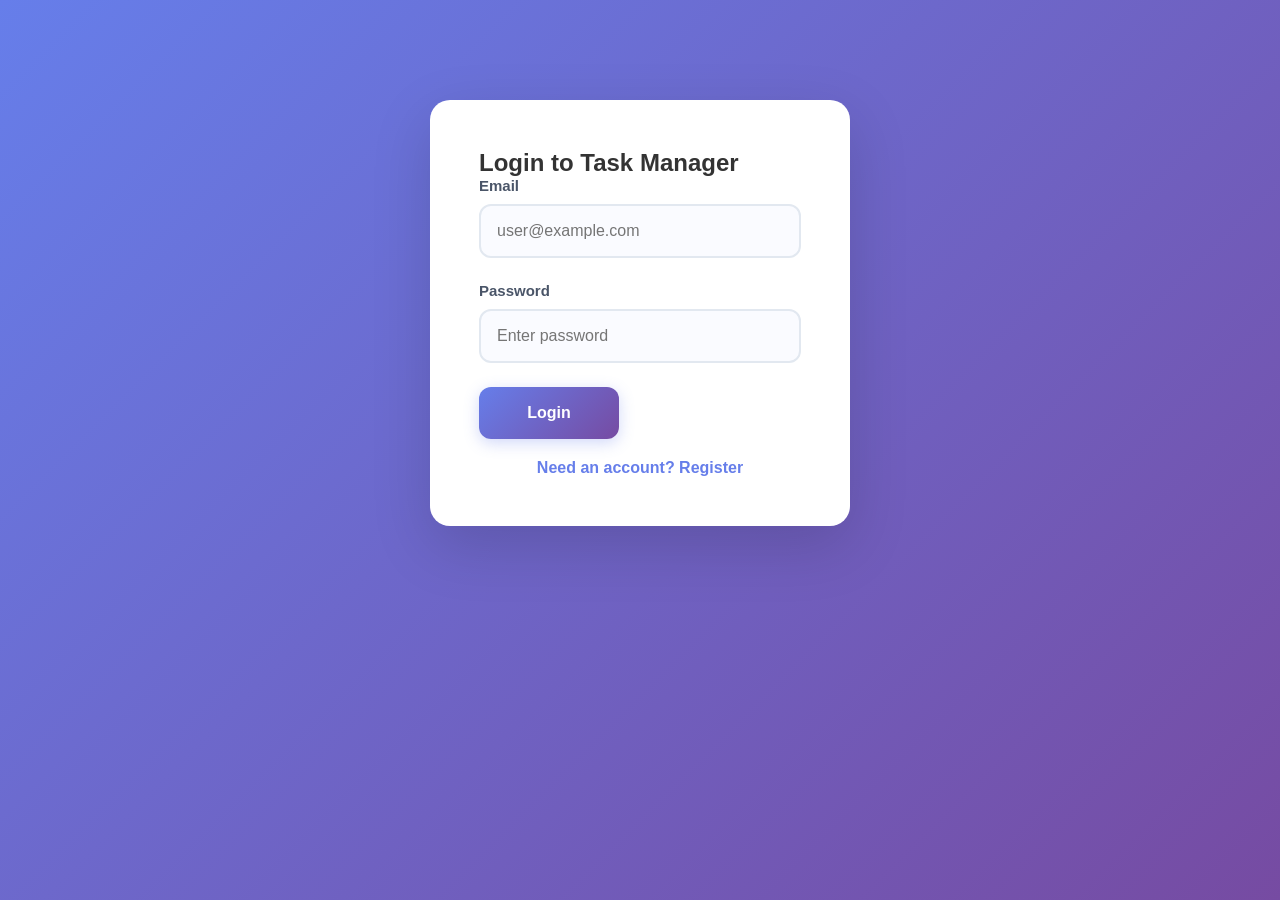
<file: frontend/index.html>
<!DOCTYPE html>
<html lang="en">
<head>
  <meta charset="UTF-8">
  <meta name="viewport" content="width=device-width, initial-scale=1.0">
  <title>Task Manager - Login</title>
  <link rel="stylesheet" href="css/style.css">
</head>
<body>
  <div class="container">
    <div class="auth-container">
      <h2 id="formTitle">Login to Task Manager</h2>
      
      <form id="authForm">
        <input type="hidden" id="mode" value="login">
        
        <div id="registerFields" class="hidden">
          <div class="form-group">
            <label>Name</label>
            <input type="text" id="name" placeholder="John Doe">
          </div>
          <div class="form-group">
            <label>Role</label>
            <select id="role">
              <option value="USER">User (Team Member)</option>
              <option value="MANAGER">Project Manager</option>
              <option value="ADMIN">Admin</option>
            </select>
          </div>
        </div>
        
        <div class="form-group">
          <label>Email</label>
          <input type="email" id="email" placeholder="user@example.com" required>
        </div>
        
        <div class="form-group">
          <label>Password</label>
          <input type="password" id="password" placeholder="Enter password" required>
        </div>
        
        <button type="submit" class="btn" id="submitBtn">Login</button>
      </form>
      
      <div style="text-align: center; margin-top: 20px;">
        <span id="toggleText" class="toggle-link" onclick="toggleAuthMode()">Need an account? Register</span>
      </div>
    </div>
  </div>

  <script src="js/app.js"></script>
</body>
</html>
</file>
<file: frontend/css/style.css>
* {
  margin: 0;
  padding: 0;
  box-sizing: border-box;
}

body {
  font-family: 'Segoe UI', Tahoma, Geneva, Verdana, sans-serif;
  background: linear-gradient(135deg, #667eea 0%, #764ba2 100%);
  min-height: 100vh;
  color: #333;
}

.container {
  max-width: 1200px;
  margin: 0 auto;
  padding: 20px;
}

/* Enhanced Cards */
.card {
  background: white;
  border-radius: 16px;
  padding: 30px;
  margin-bottom: 24px;
  box-shadow: 0 10px 40px rgba(0,0,0,0.1);
  border: 1px solid rgba(255,255,255,0.2);
  transition: all 0.3s ease;
  position: relative;
  overflow: hidden;
}

.card::before {
  content: '';
  position: absolute;
  top: 0;
  left: 0;
  right: 0;
  height: 4px;
  background: linear-gradient(90deg, #667eea, #764ba2);
}

.card:hover {
  transform: translateY(-4px);
  box-shadow: 0 20px 50px rgba(0,0,0,0.15);
}

/* Improved Stats Cards */
.stats-grid {
  display: grid;
  grid-template-columns: repeat(auto-fit, minmax(220px, 1fr));
  gap: 24px;
  margin-bottom: 32px;
}

.stat-card {
  background: linear-gradient(135deg, #667eea 0%, #764ba2 100%);
  color: white;
  padding: 32px 24px;
  border-radius: 16px;
  text-align: center;
  position: relative;
  overflow: hidden;
  transition: all 0.3s ease;
  border: 1px solid rgba(255,255,255,0.2);
}

.stat-card::before {
  content: '';
  position: absolute;
  top: -50%;
  left: -50%;
  width: 200%;
  height: 200%;
  background: rgba(255,255,255,0.1);
  transform: rotate(30deg);
  transition: all 0.3s ease;
}

.stat-card:hover::before {
  transform: rotate(30deg) scale(1.1);
}

.stat-card:hover {
  transform: translateY(-6px);
}

.stat-number {
  font-size: 3em;
  font-weight: 800;
  margin-bottom: 8px;
  line-height: 1;
  text-shadow: 0 2px 10px rgba(0,0,0,0.2);
}

/* Task & Project Items */
.task-item, .project-item {
  padding: 24px;
  border: 2px solid #e8ecf4;
  border-radius: 12px;
  margin-bottom: 20px;
  transition: all 0.3s ease;
  background: #fafbff;
  position: relative;
}

.task-item:hover, .project-item:hover {
  border-color: #667eea;
  box-shadow: 0 10px 30px rgba(102, 126, 234, 0.15);
  transform: translateY(-2px);
}

/* Header */
.header {
  display: flex;
  justify-content: space-between;
  align-items: center;
  background: white;
  padding: 24px 32px;
  border-radius: 16px;
  margin-bottom: 32px;
  box-shadow: 0 10px 30px rgba(0,0,0,0.1);
  border: 1px solid rgba(255,255,255,0.3);
}

/* Perfect Button Sizing */
.btn {
  display: inline-flex;
  align-items: center;
  justify-content: center;
  padding: 14px 28px;
  background: linear-gradient(135deg, #667eea 0%, #764ba2 100%);
  color: white;
  border: none;
  border-radius: 12px;
  font-size: 16px;
  font-weight: 600;
  cursor: pointer;
  transition: all 0.3s ease;
  min-height: 52px;
  min-width: 140px;
  text-decoration: none;
  box-shadow: 0 4px 15px rgba(102, 126, 234, 0.3);
  position: relative;
  overflow: hidden;
  gap: 8px;
}

.btn::before {
  content: '';
  position: absolute;
  top: 0;
  left: -100%;
  width: 100%;
  height: 100%;
  background: linear-gradient(90deg, transparent, rgba(255,255,255,0.3), transparent);
  transition: left 0.5s;
}

.btn:hover::before {
  left: 100%;
}

.btn:hover {
  background: linear-gradient(135deg, #5a67d8 0%, #6b46c1 100%);
  transform: translateY(-2px);
  box-shadow: 0 8px 25px rgba(102, 126, 234, 0.4);
}

.btn:active {
  transform: translateY(0);
}

/* Button Variants */
.btn-secondary {
  background: linear-gradient(135deg, #6c757d 0%, #5a6268 100%);
  box-shadow: 0 4px 15px rgba(108, 117, 125, 0.3);
}

.btn-secondary:hover {
  background: linear-gradient(135deg, #5a6268 0%, #495057 100%);
  box-shadow: 0 8px 25px rgba(108, 117, 125, 0.4);
}

.btn-danger {
  background: linear-gradient(135deg, #dc3545 0%, #c82333 100%);
  box-shadow: 0 4px 15px rgba(220, 53, 69, 0.3);
  padding: 12px 24px;
  min-width: 120px;
}

.btn-danger:hover {
  background: linear-gradient(135deg, #c82333 0%, #a71e2a 100%);
  box-shadow: 0 8px 25px rgba(220, 53, 69, 0.4);
}

/* Auth Container */
.auth-container {
  width: 420px;
  max-width: 90vw;
  margin: 80px auto;
  padding: 48px;
  background: white;
  border-radius: 20px;
  box-shadow: 0 20px 60px rgba(0,0,0,0.15);
  border: 1px solid rgba(255,255,255,0.3);
}

/* Form Elements */
.form-group {
  margin-bottom: 24px;
}

label {
  display: block;
  margin-bottom: 10px;
  font-weight: 600;
  color: #4a5568;
  font-size: 15px;
}

input, select, textarea {
  width: 100%;
  padding: 16px;
  border: 2px solid #e2e8f0;
  border-radius: 12px;
  font-size: 16px;
  transition: all 0.3s ease;
  background: #fafbff;
  font-family: inherit;
}

input:focus, select:focus, textarea:focus {
  outline: none;
  border-color: #667eea;
  box-shadow: 0 0 0 4px rgba(102, 126, 234, 0.1);
  background: white;
}

/* Responsive Grid for Forms */
.form-row {
  display: grid;
  grid-template-columns: 1fr 1fr;
  gap: 16px;
  margin: 20px 0;
}

/* Utility Classes */
.hidden {
  display: none;
}

.error {
  color: #e53e3e;
  background: #fed7d7;
  padding: 16px;
  border-radius: 10px;
  margin: 16px 0;
  border-left: 4px solid #e53e3e;
}

.success {
  color: #38a169;
  background: #c6f6d5;
  padding: 16px;
  border-radius: 10px;
  margin: 16px 0;
  border-left: 4px solid #38a169;
}

.toggle-link {
  color: #667eea;
  text-decoration: none;
  font-weight: 600;
  cursor: pointer;
  transition: color 0.3s ease;
}

.toggle-link:hover {
  color: #5a67d8;
  text-decoration: underline;
}

/* Responsive Design */
@media (max-width: 768px) {
  .container {
    padding: 16px;
  }
  
  .card {
    padding: 24px;
  }
  
  .stats-grid {
    grid-template-columns: repeat(auto-fit, minmax(180px, 1fr));
    gap: 16px;
  }
  
  .btn {
    padding: 14px 24px;
    font-size: 15px;
    min-height: 48px;
  }
  
  .header {
    padding: 20px 24px;
    flex-direction: column;
    gap: 16px;
    text-align: center;
  }
  
  .form-row {
    grid-template-columns: 1fr;
  }
  
  .auth-container {
    margin: 40px 16px;
    padding: 32px 24px;
  }
}

@media (max-width: 480px) {
  .stats-grid {
    grid-template-columns: 1fr;
  }
  
  .stat-number {
    font-size: 2.5em;
  }
  
  .btn {
    width: 100%;
    padding: 16px;
  }
}
</file>
